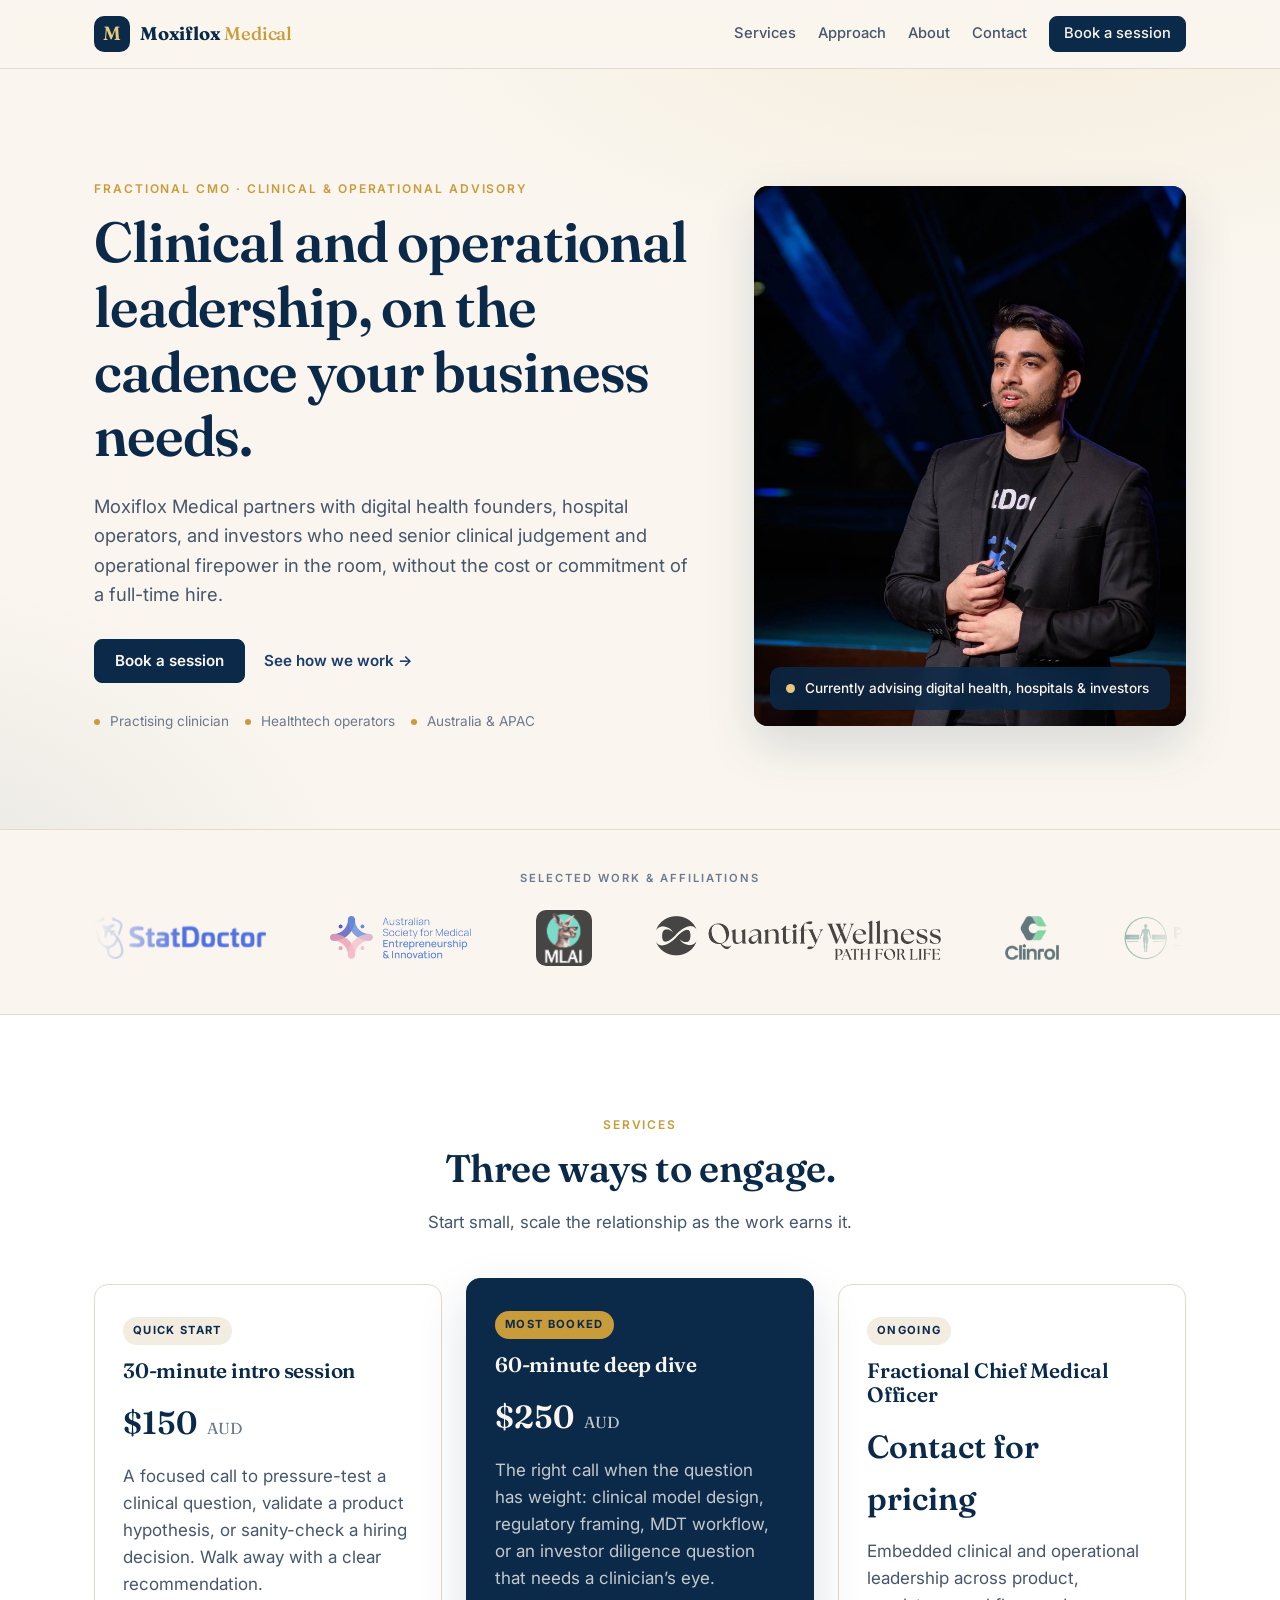
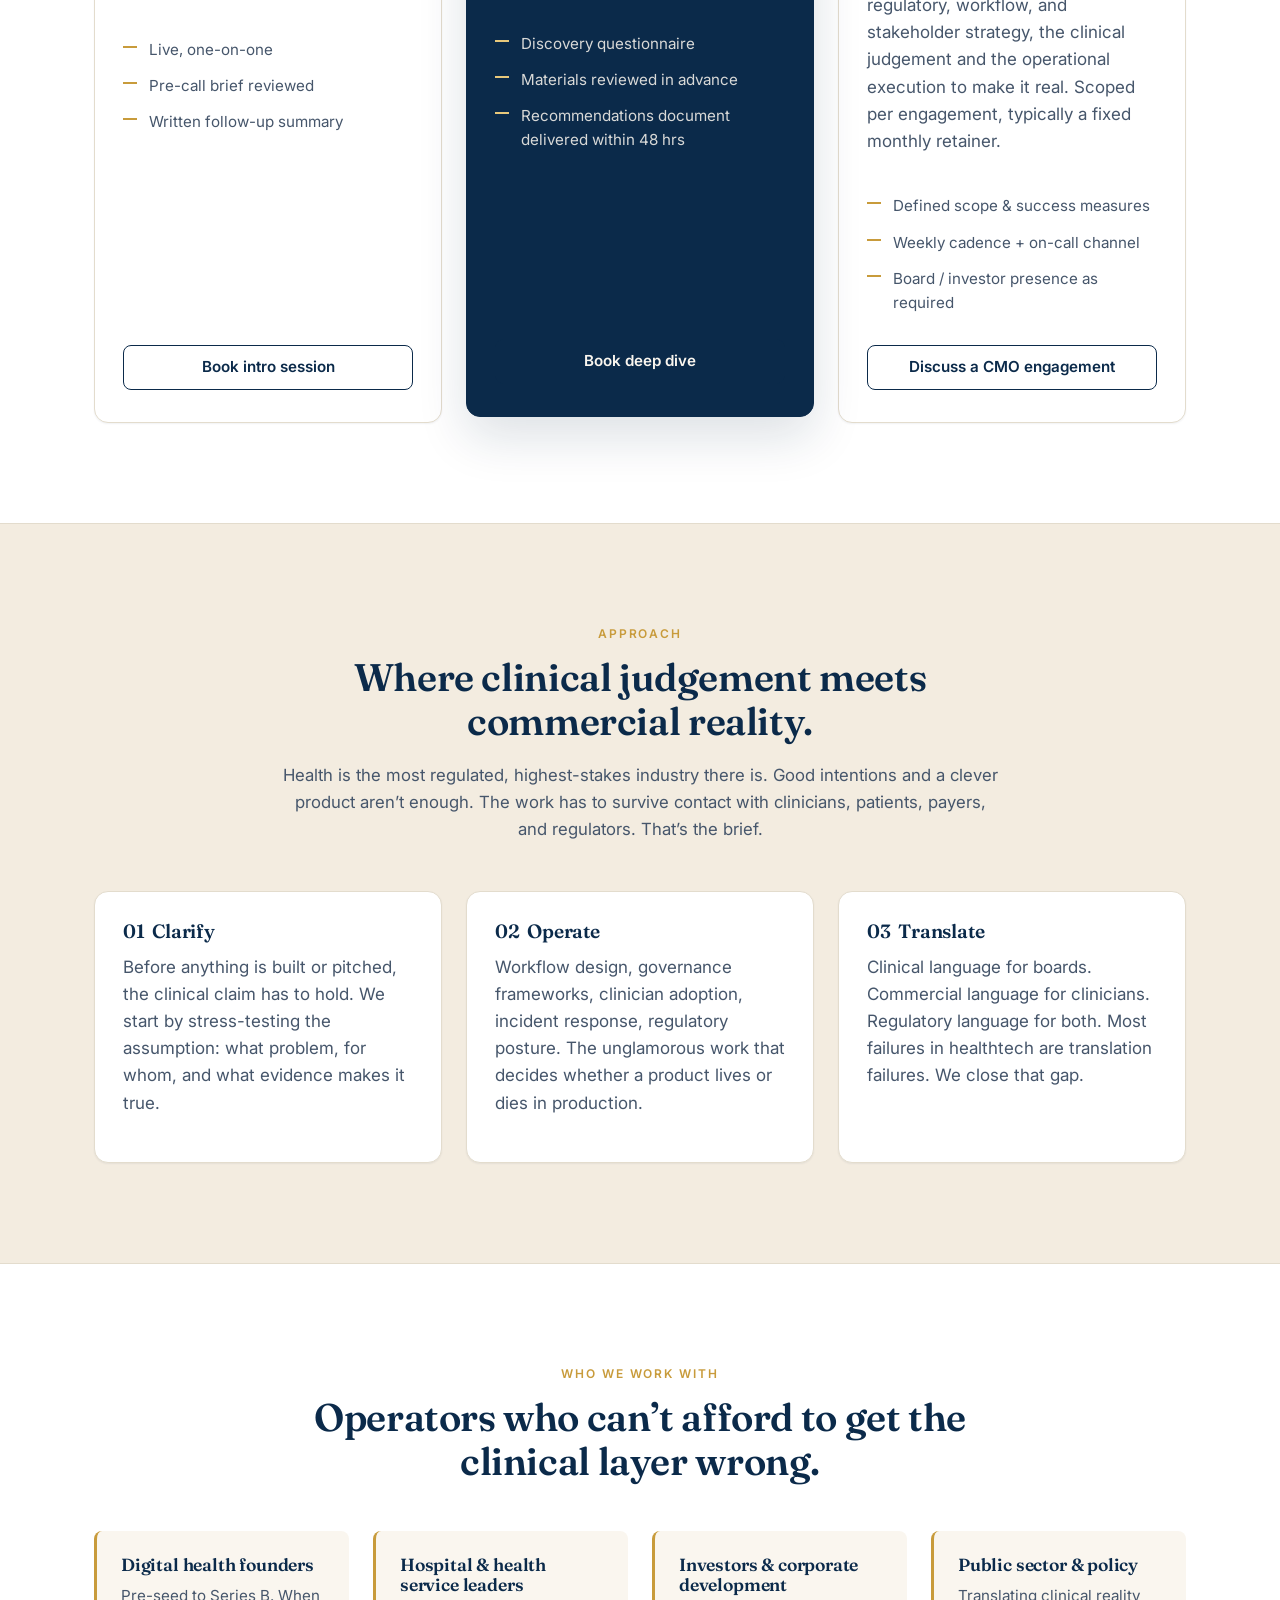
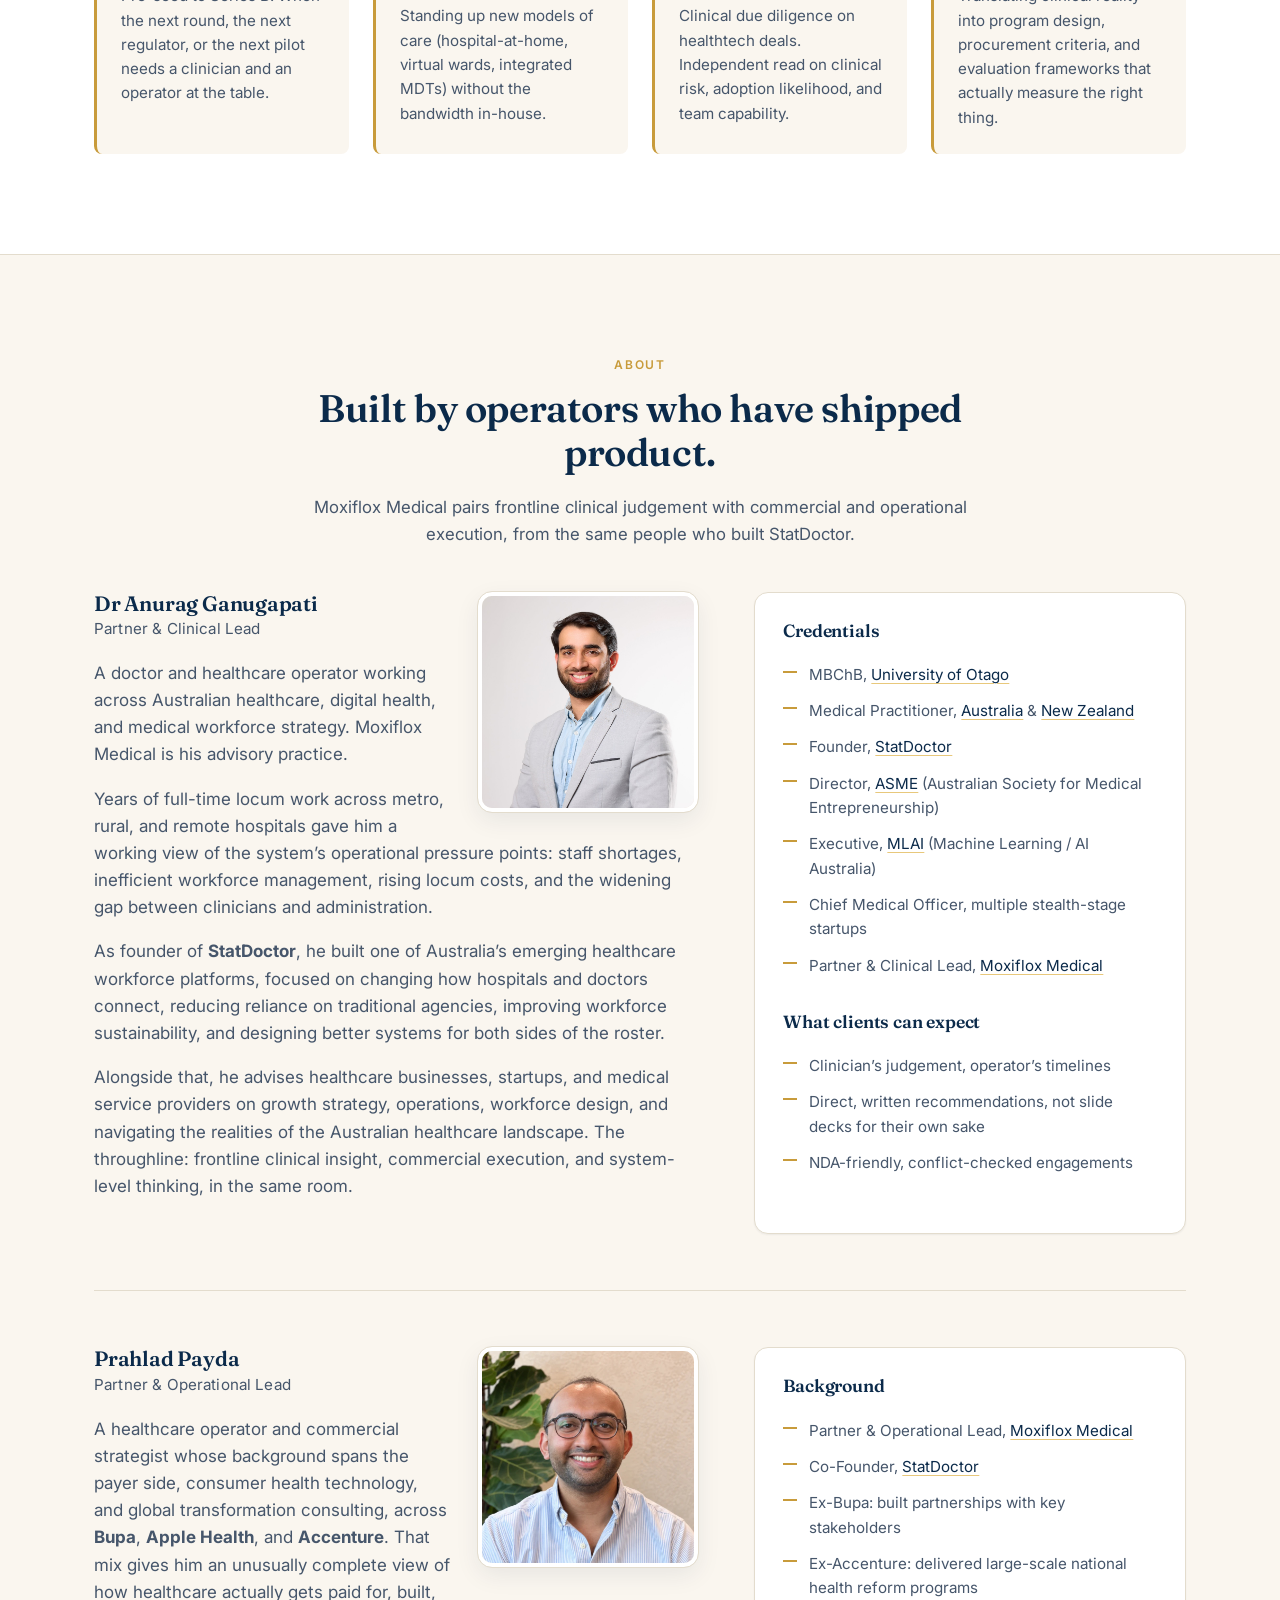
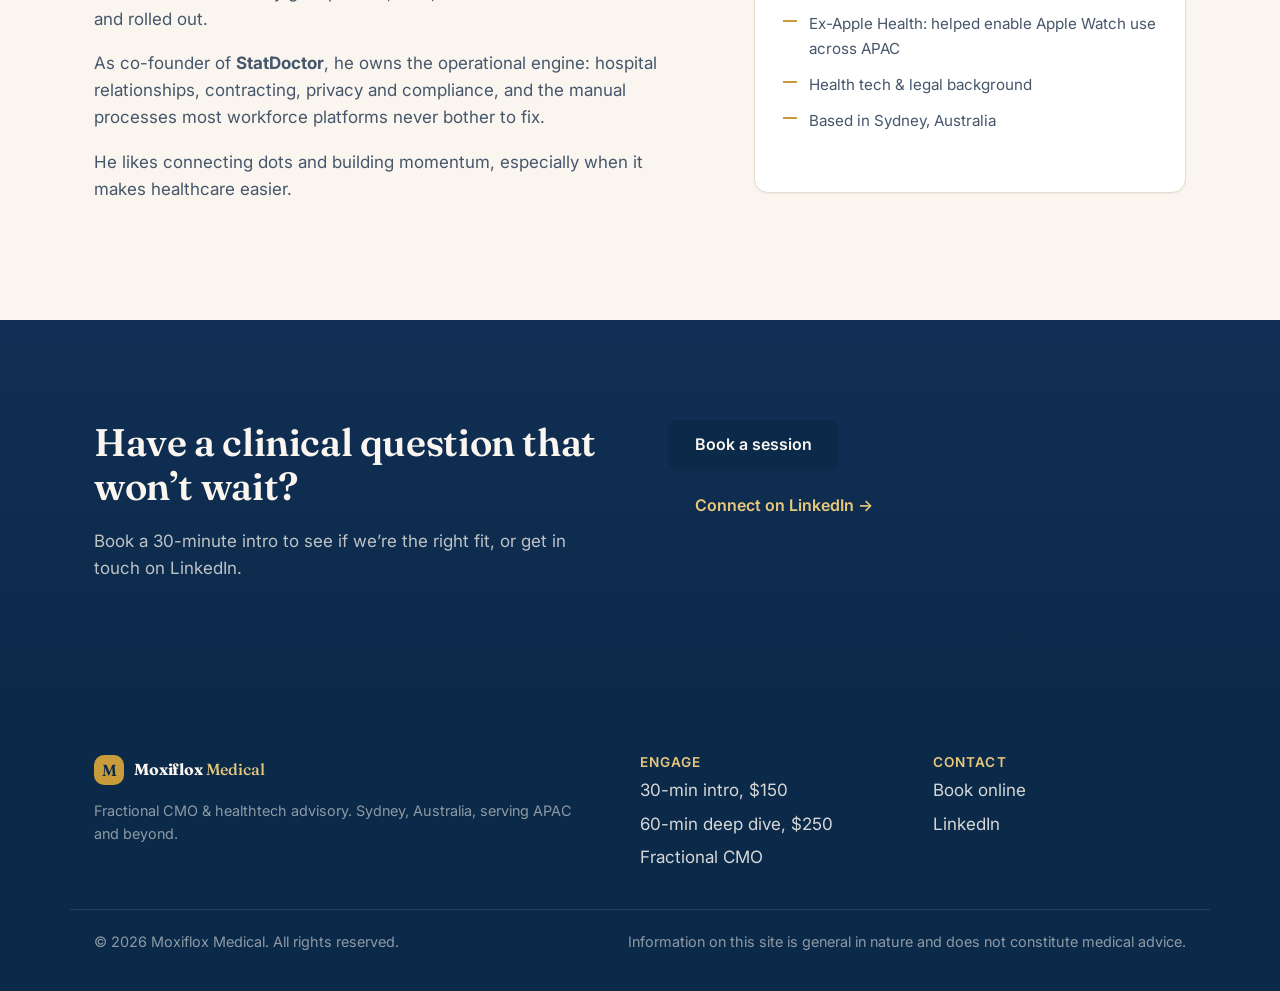
<file: index.html>
<!doctype html>
<html lang="en">
<head>
  <meta charset="utf-8" />
  <meta name="viewport" content="width=device-width, initial-scale=1" />
  <title>Moxiflox Medical | Fractional CMO &amp; Healthtech Advisory</title>
  <meta name="description" content="Clinical and operational leadership for digital health companies, hospitals, and investors. Fractional CMO advisory paired with the operational excellence to ship it, without the full-time hire." />
  <link rel="canonical" href="https://moxifloxmedical.com/" />
  <meta property="og:title" content="Moxiflox Medical | Fractional CMO &amp; Healthtech Advisory" />
  <meta property="og:description" content="Clinical judgement and operational excellence for digital health, hospitals, and investors." />
  <meta property="og:type" content="website" />
  <meta property="og:url" content="https://moxifloxmedical.com/" />
  <meta property="og:image" content="https://moxifloxmedical.com/img/anurag-headshot.jpg" />
  <meta name="twitter:card" content="summary_large_image" />
  <meta name="twitter:title" content="Moxiflox Medical | Fractional CMO &amp; Healthtech Advisory" />
  <meta name="twitter:description" content="Clinical judgement and operational excellence for digital health, hospitals, and investors." />
  <meta name="twitter:image" content="https://moxifloxmedical.com/img/anurag-headshot.jpg" />
  <link rel="preconnect" href="https://fonts.googleapis.com" />
  <link rel="preconnect" href="https://fonts.gstatic.com" crossorigin />
  <link href="https://fonts.googleapis.com/css2?family=Fraunces:opsz,wght@9..144,400;9..144,500;9..144,600;9..144,700&family=Inter:wght@400;500;600;700&display=swap" rel="stylesheet" />
  <link rel="stylesheet" href="css/styles.css?v=9" />
  <link rel="icon" type="image/svg+xml" href="/favicon.svg" />
  <link rel="icon" type="image/png" sizes="48x48" href="/img/favicon-48.png" />
  <link rel="icon" type="image/png" sizes="32x32" href="/img/favicon-32.png" />
  <link rel="icon" type="image/png" sizes="16x16" href="/img/favicon-16.png" />
  <link rel="apple-touch-icon" sizes="180x180" href="/apple-touch-icon.png" />
</head>
<body>
  <header class="site-header">
    <div class="container nav">
      <a class="brand" href="./">
        <span class="brand-mark">M</span>
        <span class="brand-name">Moxiflox <span>Medical</span></span>
      </a>
      <nav class="nav-links" aria-label="Primary">
        <a href="#services">Services</a>
        <a href="#approach">Approach</a>
        <a href="#about">About</a>
        <a href="#contact">Contact</a>
        <a href="book.html" class="btn btn-primary btn-sm">Book a session</a>
      </nav>
    </div>
  </header>

  <main>
    <section class="hero">
      <div class="container hero-grid">
        <div class="hero-copy">
          <p class="eyebrow">Fractional CMO &middot; Clinical &amp; Operational Advisory</p>
          <h1>Clinical and operational leadership, on the cadence your business needs.</h1>
          <p class="lede">
            Moxiflox Medical partners with digital health founders, hospital operators, and investors who need senior clinical judgement and operational firepower in the room, without the cost or commitment of a full-time hire.
          </p>
          <div class="cta-row">
            <a href="book.html" class="btn btn-primary">Book a session</a>
            <a href="#services" class="btn btn-ghost">See how we work &rarr;</a>
          </div>
          <ul class="hero-trust">
            <li>Practising clinician</li>
            <li>Healthtech operators</li>
            <li>Australia &amp; APAC</li>
          </ul>
        </div>
        <div class="hero-photo">
          <img src="img/anurag-speaking.jpg" alt="Dr Anurag Ganugapati speaking at a healthcare conference" />
          <div class="hero-photo-tag">
            <span class="pulse"></span>
            <span>Currently advising digital health, hospitals &amp; investors</span>
          </div>
        </div>
      </div>
    </section>

    <section class="section section-logos" aria-label="Selected companies worked with">
      <div class="container">
        <p class="logos-eyebrow">Selected work &amp; affiliations</p>
        <div class="logo-marquee" aria-hidden="false">
          <div class="logo-marquee-track">
            <!-- Each logo is duplicated below for a seamless infinite loop -->
            <a class="logo-item" href="https://statdoctor.app" target="_blank" rel="noopener" aria-label="StatDoctor">
              <img src="img/logos/statdoctor.svg" alt="StatDoctor" loading="lazy" />
            </a>
            <a class="logo-item" href="https://asme.org.au" target="_blank" rel="noopener" aria-label="ASME">
              <img src="img/logos/asme.png" alt="ASME" loading="lazy" />
            </a>
            <a class="logo-item logo-square" href="https://mlai.au" target="_blank" rel="noopener" aria-label="MLAI">
              <img src="img/logos/mlai.png" alt="MLAI" loading="lazy" />
            </a>
            <a class="logo-item logo-invert" href="https://www.quantifywellness.com" target="_blank" rel="noopener" aria-label="Quantify Wellness">
              <img src="img/logos/quantify-wellness.png" alt="Quantify Wellness" loading="lazy" />
            </a>
            <a class="logo-item" href="https://www.clinrol.com" target="_blank" rel="noopener" aria-label="Clinrol">
              <img src="img/logos/clinrol.png" alt="Clinrol" loading="lazy" onerror="this.outerHTML='<span class=&quot;logo-fallback-text&quot;>Clinrol</span>';" />
            </a>
            <a class="logo-item" href="https://www.precisionbodylab.com.au" target="_blank" rel="noopener" aria-label="Precision Body Lab">
              <img src="img/logos/precisionbodylab.png" alt="Precision Body Lab" loading="lazy" />
            </a>
            <a class="logo-item logo-square" href="https://handovex.com" target="_blank" rel="noopener" aria-label="Handovex">
              <img src="img/logos/handovex.png" alt="Handovex" loading="lazy" />
            </a>
            <a class="logo-item" href="https://stathospital.app" target="_blank" rel="noopener" aria-label="StatHospital">
              <img src="img/logos/stathospital.png" alt="StatHospital" loading="lazy" />
            </a>
            <a class="logo-item" href="https://emedici.com" target="_blank" rel="noopener" aria-label="eMedici">
              <img src="img/logos/emedici.svg" alt="eMedici" loading="lazy" />
            </a>
            <span class="logo-item logo-square" aria-label="PepTribe" role="img">
              <img src="img/logos/peptribe.png" alt="PepTribe" loading="lazy" />
            </span>
            <span class="logo-item" aria-label="TestD" role="img">
              <img src="img/logos/testd.png" alt="TestD" loading="lazy" />
            </span>

            <!-- Duplicate set, hidden from screen readers, drives the loop -->
            <a class="logo-item" href="https://statdoctor.app" target="_blank" rel="noopener" aria-hidden="true" tabindex="-1">
              <img src="img/logos/statdoctor.svg" alt="" loading="lazy" />
            </a>
            <a class="logo-item" href="https://asme.org.au" target="_blank" rel="noopener" aria-hidden="true" tabindex="-1">
              <img src="img/logos/asme.png" alt="" loading="lazy" />
            </a>
            <a class="logo-item logo-square" href="https://mlai.au" target="_blank" rel="noopener" aria-hidden="true" tabindex="-1">
              <img src="img/logos/mlai.png" alt="" loading="lazy" />
            </a>
            <a class="logo-item logo-invert" href="https://www.quantifywellness.com" target="_blank" rel="noopener" aria-hidden="true" tabindex="-1">
              <img src="img/logos/quantify-wellness.png" alt="" loading="lazy" />
            </a>
            <a class="logo-item" href="https://www.clinrol.com" target="_blank" rel="noopener" aria-hidden="true" tabindex="-1">
              <img src="img/logos/clinrol.png" alt="" loading="lazy" onerror="this.outerHTML='<span class=&quot;logo-fallback-text&quot;>Clinrol</span>';" />
            </a>
            <a class="logo-item" href="https://www.precisionbodylab.com.au" target="_blank" rel="noopener" aria-hidden="true" tabindex="-1">
              <img src="img/logos/precisionbodylab.png" alt="" loading="lazy" />
            </a>
            <a class="logo-item logo-square" href="https://handovex.com" target="_blank" rel="noopener" aria-hidden="true" tabindex="-1">
              <img src="img/logos/handovex.png" alt="" loading="lazy" />
            </a>
            <a class="logo-item" href="https://stathospital.app" target="_blank" rel="noopener" aria-hidden="true" tabindex="-1">
              <img src="img/logos/stathospital.png" alt="" loading="lazy" />
            </a>
            <a class="logo-item" href="https://emedici.com" target="_blank" rel="noopener" aria-hidden="true" tabindex="-1">
              <img src="img/logos/emedici.svg" alt="" loading="lazy" />
            </a>
            <span class="logo-item logo-square" aria-hidden="true">
              <img src="img/logos/peptribe.png" alt="" loading="lazy" />
            </span>
            <span class="logo-item" aria-hidden="true">
              <img src="img/logos/testd.png" alt="" loading="lazy" />
            </span>
          </div>
        </div>
      </div>
    </section>

    <section id="services" class="section section-services">
      <div class="container">
        <div class="section-head">
          <p class="eyebrow">Services</p>
          <h2>Three ways to engage.</h2>
          <p class="section-sub">Start small, scale the relationship as the work earns it.</p>
        </div>

        <div class="cards">
          <article class="card">
            <div class="card-tag">Quick start</div>
            <h3>30-minute intro session</h3>
            <p class="price"><span>$150</span> AUD</p>
            <p>A focused call to pressure-test a clinical question, validate a product hypothesis, or sanity-check a hiring decision. Walk away with a clear recommendation.</p>
            <ul class="ticks">
              <li>Live, one-on-one</li>
              <li>Pre-call brief reviewed</li>
              <li>Written follow-up summary</li>
            </ul>
            <a href="book.html#intro" class="btn btn-outline btn-block">Book intro session</a>
          </article>

          <article class="card card-featured">
            <div class="card-tag">Most booked</div>
            <h3>60-minute deep dive</h3>
            <p class="price"><span>$250</span> AUD</p>
            <p>The right call when the question has weight: clinical model design, regulatory framing, MDT workflow, or an investor diligence question that needs a clinician&rsquo;s eye.</p>
            <ul class="ticks">
              <li>Discovery questionnaire</li>
              <li>Materials reviewed in advance</li>
              <li>Recommendations document delivered within 48&nbsp;hrs</li>
            </ul>
            <a href="book.html#deepdive" class="btn btn-primary btn-block">Book deep dive</a>
          </article>

          <article class="card">
            <div class="card-tag">Ongoing</div>
            <h3>Fractional Chief Medical Officer</h3>
            <p class="price"><span>Contact for pricing</span></p>
            <p>Embedded clinical and operational leadership across product, regulatory, workflow, and stakeholder strategy, the clinical judgement and the operational execution to make it real. Scoped per engagement, typically a fixed monthly retainer.</p>
            <ul class="ticks">
              <li>Defined scope &amp; success measures</li>
              <li>Weekly cadence + on-call channel</li>
              <li>Board / investor presence as required</li>
            </ul>
            <a href="book.html#fcmo" class="btn btn-outline btn-block">Discuss a CMO engagement</a>
          </article>
        </div>
      </div>
    </section>

    <section id="approach" class="section section-approach">
      <div class="container">
        <div class="section-head">
          <p class="eyebrow">Approach</p>
          <h2>Where clinical judgement meets commercial reality.</h2>
          <p class="section-sub">Health is the most regulated, highest-stakes industry there is. Good intentions and a clever product aren&rsquo;t enough. The work has to survive contact with clinicians, patients, payers, and regulators. That&rsquo;s the brief.</p>
        </div>

        <div class="grid-3">
          <div class="pillar">
            <h3>01 &nbsp;Clarify</h3>
            <p>Before anything is built or pitched, the clinical claim has to hold. We start by stress-testing the assumption: what problem, for whom, and what evidence makes it true.</p>
          </div>
          <div class="pillar">
            <h3>02 &nbsp;Operate</h3>
            <p>Workflow design, governance frameworks, clinician adoption, incident response, regulatory posture. The unglamorous work that decides whether a product lives or dies in production.</p>
          </div>
          <div class="pillar">
            <h3>03 &nbsp;Translate</h3>
            <p>Clinical language for boards. Commercial language for clinicians. Regulatory language for both. Most failures in healthtech are translation failures. We close that gap.</p>
          </div>
        </div>
      </div>
    </section>

    <section class="section section-who">
      <div class="container">
        <div class="section-head">
          <p class="eyebrow">Who we work with</p>
          <h2>Operators who can&rsquo;t afford to get the clinical layer wrong.</h2>
        </div>
        <div class="grid-4">
          <div class="who-card">
            <h4>Digital health founders</h4>
            <p>Pre-seed to Series B. When the next round, the next regulator, or the next pilot needs a clinician and an operator at the table.</p>
          </div>
          <div class="who-card">
            <h4>Hospital &amp; health service leaders</h4>
            <p>Standing up new models of care (hospital-at-home, virtual wards, integrated MDTs) without the bandwidth in-house.</p>
          </div>
          <div class="who-card">
            <h4>Investors &amp; corporate development</h4>
            <p>Clinical due diligence on healthtech deals. Independent read on clinical risk, adoption likelihood, and team capability.</p>
          </div>
          <div class="who-card">
            <h4>Public sector &amp; policy</h4>
            <p>Translating clinical reality into program design, procurement criteria, and evaluation frameworks that actually measure the right thing.</p>
          </div>
        </div>
      </div>
    </section>

    <section id="about" class="section section-about">
      <div class="container">
        <div class="section-head about-head">
          <p class="eyebrow">About</p>
          <h2>Built by operators who have shipped product.</h2>
          <p class="section-sub">Moxiflox Medical pairs frontline clinical judgement with commercial and operational execution, from the same people who built StatDoctor.</p>
        </div>

        <div class="about-grid partner-row">
          <div>
            <figure class="about-portrait">
              <img src="img/anurag-headshot.jpg" alt="Dr Anurag Ganugapati" loading="lazy" onerror="this.parentElement.remove();" />
            </figure>
            <h3 class="partner-name">Dr Anurag Ganugapati</h3>
            <p class="partner-role">Partner &amp; Clinical Lead</p>
            <p>A doctor and healthcare operator working across Australian healthcare, digital health, and medical workforce strategy. Moxiflox Medical is his advisory practice.</p>
            <p>Years of full-time locum work across metro, rural, and remote hospitals gave him a working view of the system&rsquo;s operational pressure points: staff shortages, inefficient workforce management, rising locum costs, and the widening gap between clinicians and administration.</p>
            <p>As founder of <strong>StatDoctor</strong>, he built one of Australia&rsquo;s emerging healthcare workforce platforms, focused on changing how hospitals and doctors connect, reducing reliance on traditional agencies, improving workforce sustainability, and designing better systems for both sides of the roster.</p>
            <p>Alongside that, he advises healthcare businesses, startups, and medical service providers on growth strategy, operations, workforce design, and navigating the realities of the Australian healthcare landscape. The throughline: frontline clinical insight, commercial execution, and system-level thinking, in the same room.</p>
          </div>
          <aside class="about-side">
            <h4>Credentials</h4>
            <ul class="ticks">
              <li>MBChB, <a href="https://www.otago.ac.nz/" target="_blank" rel="noopener">University of Otago</a></li>
              <li>Medical Practitioner, <a href="https://www.ahpra.gov.au/" target="_blank" rel="noopener">Australia</a> &amp; <a href="https://www.mcnz.org.nz/" target="_blank" rel="noopener">New Zealand</a></li>
              <li>Founder, <a href="https://statdoctor.app" target="_blank" rel="noopener">StatDoctor</a></li>
              <li>Director, <a href="https://asme.org.au" target="_blank" rel="noopener">ASME</a> (Australian Society for Medical Entrepreneurship)</li>
              <li>Executive, <a href="https://mlai.au" target="_blank" rel="noopener">MLAI</a> (Machine Learning / AI Australia)</li>
              <li>Chief Medical Officer, multiple stealth-stage startups</li>
              <li>Partner &amp; Clinical Lead, <a href="https://moxifloxmedical.com" target="_blank" rel="noopener">Moxiflox Medical</a></li>
            </ul>
            <h4 style="margin-top: 28px;">What clients can expect</h4>
            <ul class="ticks">
              <li>Clinician&rsquo;s judgement, operator&rsquo;s timelines</li>
              <li>Direct, written recommendations, not slide decks for their own sake</li>
              <li>NDA-friendly, conflict-checked engagements</li>
            </ul>
          </aside>
        </div>

        <div class="about-grid partner-row">
          <div>
            <figure class="about-portrait">
              <img src="img/prahlad-headshot.jpg" alt="Prahlad Payda" loading="lazy" onerror="this.parentElement.remove();" />
            </figure>
            <h3 class="partner-name">Prahlad Payda</h3>
            <p class="partner-role">Partner &amp; Operational Lead</p>
            <p>A healthcare operator and commercial strategist whose background spans the payer side, consumer health technology, and global transformation consulting, across <strong>Bupa</strong>, <strong>Apple Health</strong>, and <strong>Accenture</strong>. That mix gives him an unusually complete view of how healthcare actually gets paid for, built, and rolled out.</p>
            <p>As co-founder of <strong>StatDoctor</strong>, he owns the operational engine: hospital relationships, contracting, privacy and compliance, and the manual processes most workforce platforms never bother to fix.</p>
            <p>He likes connecting dots and building momentum, especially when it makes healthcare easier.</p>
          </div>
          <aside class="about-side">
            <h4>Background</h4>
            <ul class="ticks">
              <li>Partner &amp; Operational Lead, <a href="https://moxifloxmedical.com" target="_blank" rel="noopener">Moxiflox Medical</a></li>
              <li>Co-Founder, <a href="https://statdoctor.app" target="_blank" rel="noopener">StatDoctor</a></li>
              <li>Ex-Bupa: built partnerships with key stakeholders</li>
              <li>Ex-Accenture: delivered large-scale national health reform programs</li>
              <li>Ex-Apple Health: helped enable Apple Watch use across APAC</li>
              <li>Health tech &amp; legal background</li>
              <li>Based in Sydney, Australia</li>
            </ul>
          </aside>
        </div>
      </div>
    </section>

    <section id="contact" class="section section-cta">
      <div class="container cta-box">
        <div>
          <h2>Have a clinical question that won&rsquo;t wait?</h2>
          <p>Book a 30-minute intro to see if we&rsquo;re the right fit, or get in touch on LinkedIn.</p>
        </div>
        <div class="cta-actions">
          <a href="book.html" class="btn btn-primary btn-lg">Book a session</a>
          <a href="https://www.linkedin.com/in/dr-anu-g-%F0%9F%A9%BA-3b330a248/" target="_blank" rel="noopener" class="btn btn-ghost btn-lg">Connect on LinkedIn &rarr;</a>
        </div>
      </div>
    </section>
  </main>

  <footer class="site-footer">
    <div class="container footer-grid">
      <div>
        <p class="brand small">
          <span class="brand-mark">M</span>
          <span class="brand-name">Moxiflox <span>Medical</span></span>
        </p>
        <p class="muted small">Fractional CMO &amp; healthtech advisory. Sydney, Australia, serving APAC and beyond.</p>
      </div>
      <div>
        <h5>Engage</h5>
        <ul>
          <li><a href="book.html#intro">30-min intro, $150</a></li>
          <li><a href="book.html#deepdive">60-min deep dive, $250</a></li>
          <li><a href="book.html#fcmo">Fractional CMO</a></li>
        </ul>
      </div>
      <div>
        <h5>Contact</h5>
        <ul>
          <li><a href="book.html">Book online</a></li>
          <li><a href="https://www.linkedin.com/in/dr-anu-g-%F0%9F%A9%BA-3b330a248/" target="_blank" rel="noopener">LinkedIn</a></li>
        </ul>
      </div>
    </div>
    <div class="container footer-bottom">
      <p class="muted small">&copy; <span id="year"></span> Moxiflox Medical. All rights reserved.</p>
      <p class="muted small">Information on this site is general in nature and does not constitute medical advice.</p>
    </div>
  </footer>

  <script src="js/main.js?v=2"></script>
</body>
</html>
</file>
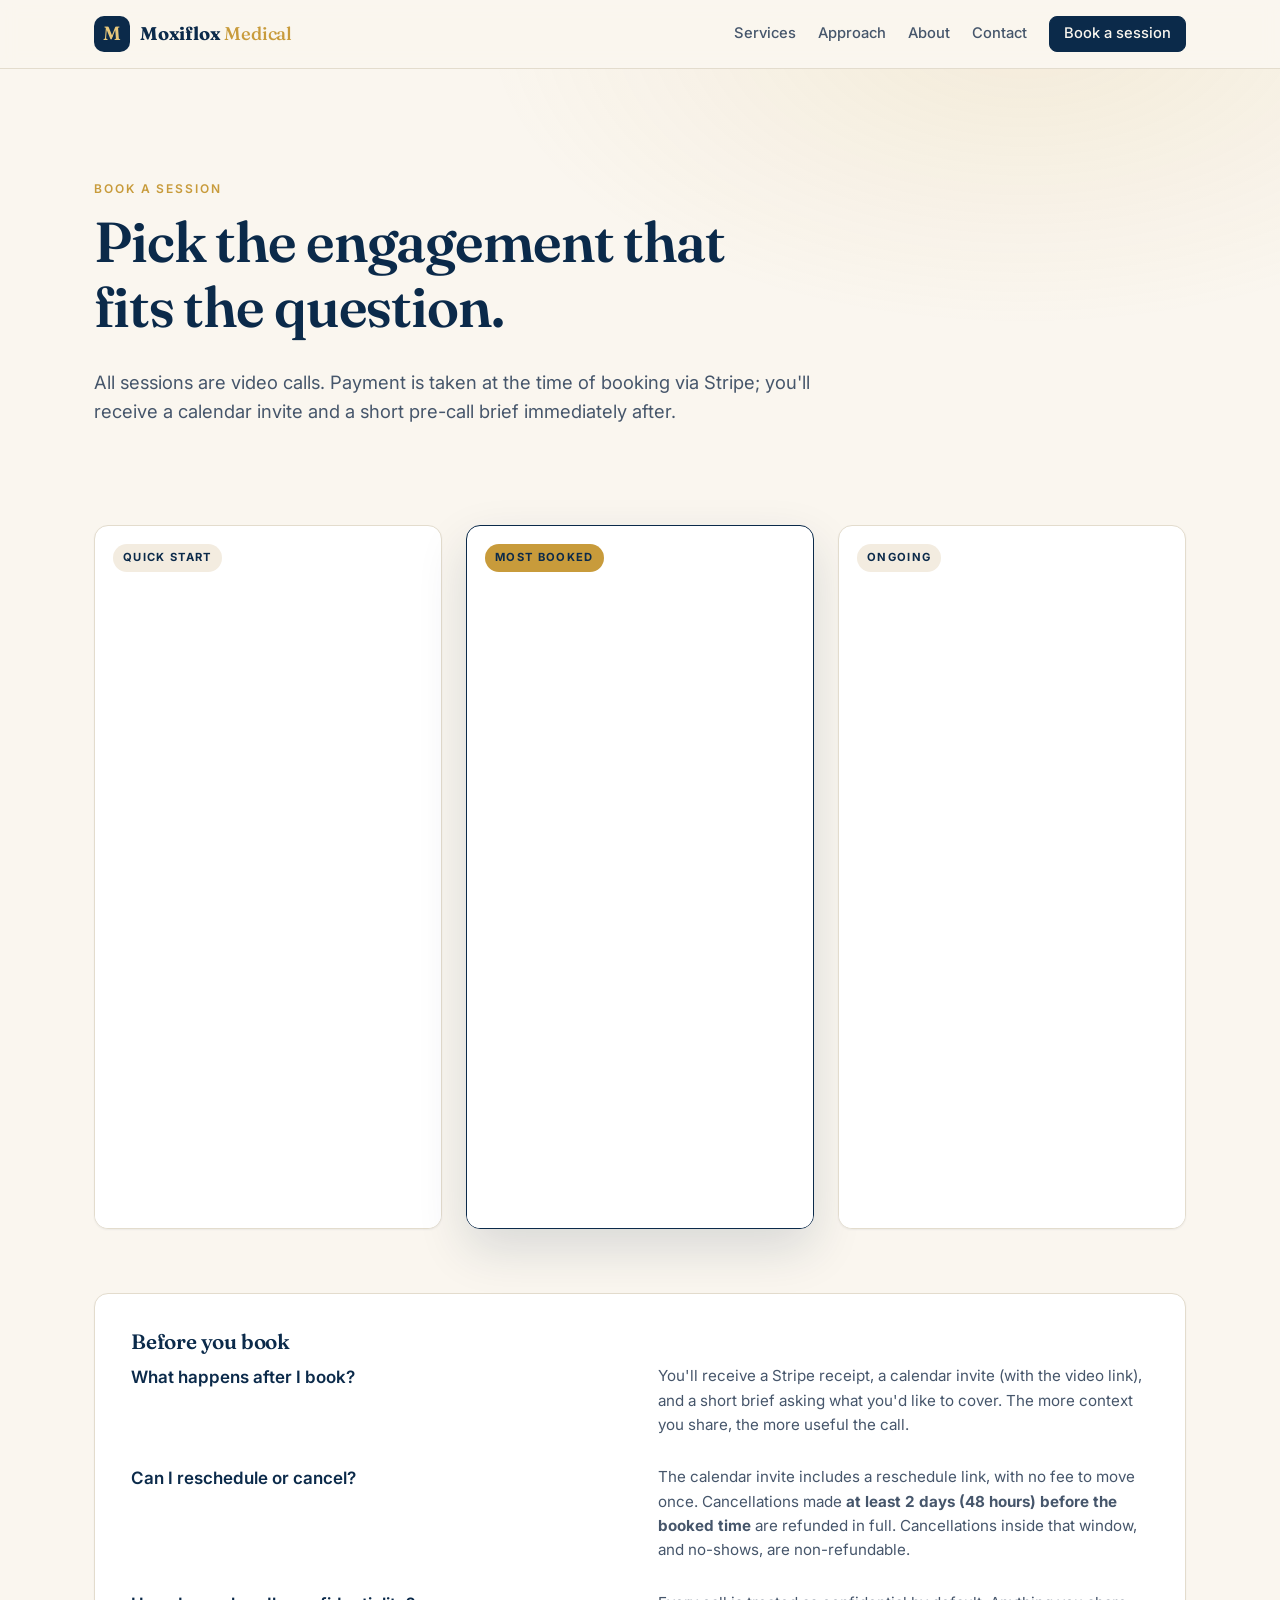
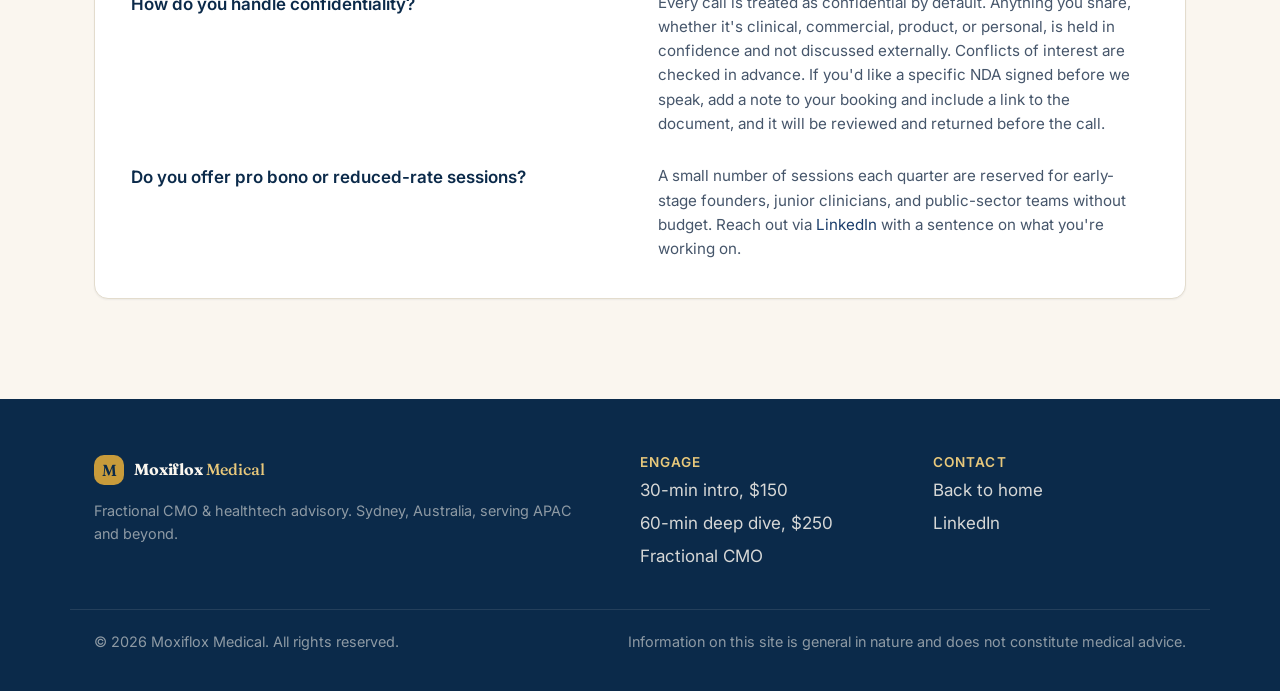
<file: book.html>
<!doctype html>
<html lang="en">
<head>
  <meta charset="utf-8" />
  <meta name="viewport" content="width=device-width, initial-scale=1" />
  <title>Book a session, Moxiflox Medical</title>
  <meta name="description" content="Book a 30-minute intro, 60-minute deep dive, or discuss a fractional Chief Medical Officer engagement with Moxiflox Medical." />
  <link rel="canonical" href="https://moxifloxmedical.com/book.html" />
  <meta property="og:title" content="Book a session, Moxiflox Medical" />
  <meta property="og:description" content="Book a 30-minute intro, 60-minute deep dive, or discuss a fractional Chief Medical Officer engagement." />
  <meta property="og:type" content="website" />
  <meta property="og:url" content="https://moxifloxmedical.com/book.html" />
  <meta property="og:image" content="https://moxifloxmedical.com/img/anurag-headshot.jpg" />
  <meta name="twitter:card" content="summary_large_image" />
  <meta name="twitter:title" content="Book a session, Moxiflox Medical" />
  <meta name="twitter:description" content="Book a 30-minute intro, 60-minute deep dive, or discuss a fractional Chief Medical Officer engagement." />
  <meta name="twitter:image" content="https://moxifloxmedical.com/img/anurag-headshot.jpg" />
  <link rel="preconnect" href="https://fonts.googleapis.com" />
  <link rel="preconnect" href="https://fonts.gstatic.com" crossorigin />
  <link href="https://fonts.googleapis.com/css2?family=Fraunces:opsz,wght@9..144,400;9..144,500;9..144,600;9..144,700&family=Inter:wght@400;500;600;700&display=swap" rel="stylesheet" />
  <link rel="stylesheet" href="css/styles.css?v=4" />
  <link rel="icon" type="image/svg+xml" href="/favicon.svg" />
  <link rel="icon" type="image/png" sizes="48x48" href="/img/favicon-48.png" />
  <link rel="icon" type="image/png" sizes="32x32" href="/img/favicon-32.png" />
  <link rel="icon" type="image/png" sizes="16x16" href="/img/favicon-16.png" />
  <link rel="apple-touch-icon" sizes="180x180" href="/apple-touch-icon.png" />
</head>
<body class="page-book">
  <header class="site-header">
    <div class="container nav">
      <a class="brand" href="./">
        <span class="brand-mark">M</span>
        <span class="brand-name">Moxiflox <span>Medical</span></span>
      </a>
      <nav class="nav-links" aria-label="Primary">
        <a href="index.html#services">Services</a>
        <a href="index.html#approach">Approach</a>
        <a href="index.html#about">About</a>
        <a href="index.html#contact">Contact</a>
        <a href="book.html" class="btn btn-primary btn-sm" aria-current="page">Book a session</a>
      </nav>
    </div>
  </header>

  <main>
    <section class="page-hero">
      <div class="container">
        <p class="eyebrow">Book a session</p>
        <h1>Pick the engagement that fits the question.</h1>
        <p class="lede">All sessions are video calls. Payment is taken at the time of booking via Stripe; you'll receive a calendar invite and a short pre-call brief immediately after.</p>
      </div>
    </section>

    <section class="section booking-grid-section">
      <div class="container">
        <div class="booking-grid">

          <article id="intro" class="booking-card">
            <p class="card-tag">Quick start</p>
            <div class="booking-embed" data-cal-link="anurag-ganugapati-kvzwfj/30min">
              <div class="embed-placeholder">
                <p><strong>Booking widget loading&hellip;</strong></p>
                <a class="btn btn-primary btn-block" href="https://cal.com/anurag-ganugapati-kvzwfj/30min" target="_blank" rel="noopener">Book on Cal.com &rarr;</a>
              </div>
            </div>
          </article>

          <article id="deepdive" class="booking-card booking-card-featured">
            <p class="card-tag">Most booked</p>
            <div class="booking-embed" data-cal-link="anurag-ganugapati-kvzwfj/60-min-deep-dive">
              <div class="embed-placeholder">
                <p><strong>Booking widget loading&hellip;</strong></p>
                <a class="btn btn-primary btn-block" href="https://cal.com/anurag-ganugapati-kvzwfj/60-min-deep-dive" target="_blank" rel="noopener">Book on Cal.com &rarr;</a>
              </div>
            </div>
          </article>

          <article id="fcmo" class="booking-card">
            <p class="card-tag">Ongoing</p>
            <div class="booking-embed" data-cal-link="anurag-ganugapati-kvzwfj/fractional-chief-medical-officer-discovery">
              <div class="embed-placeholder">
                <p><strong>Booking widget loading&hellip;</strong></p>
                <a class="btn btn-primary btn-block" href="https://cal.com/anurag-ganugapati-kvzwfj/fractional-chief-medical-officer-discovery" target="_blank" rel="noopener">Book discovery call &rarr;</a>
              </div>
            </div>
          </article>

        </div>

        <div class="booking-faq">
          <h3>Before you book</h3>
          <dl>
            <dt>What happens after I book?</dt>
            <dd>You'll receive a Stripe receipt, a calendar invite (with the video link), and a short brief asking what you'd like to cover. The more context you share, the more useful the call.</dd>

            <dt>Can I reschedule or cancel?</dt>
            <dd>The calendar invite includes a reschedule link, with no fee to move once. Cancellations made <strong>at least 2 days (48 hours) before the booked time</strong> are refunded in full. Cancellations inside that window, and no-shows, are non-refundable.</dd>

            <dt>How do you handle confidentiality?</dt>
            <dd>Every call is treated as confidential by default. Anything you share, whether it's clinical, commercial, product, or personal, is held in confidence and not discussed externally. Conflicts of interest are checked in advance. If you'd like a specific NDA signed before we speak, add a note to your booking and include a link to the document, and it will be reviewed and returned before the call.</dd>

            <dt>Do you offer pro bono or reduced-rate sessions?</dt>
            <dd>A small number of sessions each quarter are reserved for early-stage founders, junior clinicians, and public-sector teams without budget. Reach out via <a href="https://www.linkedin.com/in/dr-anu-g-%F0%9F%A9%BA-3b330a248/" target="_blank" rel="noopener">LinkedIn</a> with a sentence on what you're working on.</dd>
          </dl>
        </div>
      </div>
    </section>
  </main>

  <footer class="site-footer">
    <div class="container footer-grid">
      <div>
        <p class="brand small">
          <span class="brand-mark">M</span>
          <span class="brand-name">Moxiflox <span>Medical</span></span>
        </p>
        <p class="muted small">Fractional CMO &amp; healthtech advisory. Sydney, Australia, serving APAC and beyond.</p>
      </div>
      <div>
        <h5>Engage</h5>
        <ul>
          <li><a href="book.html#intro">30-min intro, $150</a></li>
          <li><a href="book.html#deepdive">60-min deep dive, $250</a></li>
          <li><a href="book.html#fcmo">Fractional CMO</a></li>
        </ul>
      </div>
      <div>
        <h5>Contact</h5>
        <ul>
          <li><a href="index.html">Back to home</a></li>
          <li><a href="https://www.linkedin.com/in/dr-anu-g-%F0%9F%A9%BA-3b330a248/" target="_blank" rel="noopener">LinkedIn</a></li>
        </ul>
      </div>
    </div>
    <div class="container footer-bottom">
      <p class="muted small">&copy; <span id="year"></span> Moxiflox Medical. All rights reserved.</p>
      <p class="muted small">Information on this site is general in nature and does not constitute medical advice.</p>
    </div>
  </footer>

  <script src="js/main.js?v=2"></script>
</body>
</html>
</file>
<file: css/styles.css>
/* ==========================================================================
   Moxiflox Medical site styles
   Palette: deep clinical navy, warm parchment, muted gold accent
   Type: Fraunces (serif, headings) + Inter (sans, body)
   ========================================================================== */

:root {
  --navy-900: #0b2a4a;
  --navy-800: #112f54;
  --navy-700: #1a3d6b;
  --navy-100: #e6edf5;
  --parchment: #faf6ef;
  --parchment-2: #f3ece0;
  --ink: #14202e;
  --ink-soft: #46566b;
  --ink-mute: #6b7a8e;
  --gold: #c89b3b;
  --gold-soft: #e8c87b;
  --line: #e3dccd;
  --white: #ffffff;
  --radius: 14px;
  --radius-sm: 8px;
  --shadow-sm: 0 1px 2px rgba(11, 42, 74, 0.06);
  --shadow-md: 0 8px 24px rgba(11, 42, 74, 0.08);
  --shadow-lg: 0 20px 50px rgba(11, 42, 74, 0.14);
  --max: 1140px;
  --gap: 24px;
}

*, *::before, *::after { box-sizing: border-box; }

html { scroll-behavior: smooth; }

body {
  margin: 0;
  font-family: "Inter", system-ui, -apple-system, "Segoe UI", Roboto, sans-serif;
  font-size: 17px;
  line-height: 1.6;
  color: var(--ink);
  background: var(--parchment);
  -webkit-font-smoothing: antialiased;
  text-rendering: optimizeLegibility;
}

img { max-width: 100%; display: block; }

a { color: var(--navy-700); text-decoration: none; transition: color .15s ease; }
a:hover { color: var(--gold); }

.container {
  max-width: var(--max);
  margin: 0 auto;
  padding: 0 24px;
}

/* ---------- Typography ---------- */

h1, h2, h3, h4, h5 {
  font-family: "Fraunces", Georgia, serif;
  font-weight: 600;
  letter-spacing: -0.01em;
  line-height: 1.15;
  color: var(--navy-900);
  margin: 0 0 0.5em;
}

h1 { font-size: clamp(2.2rem, 4.4vw, 3.6rem); letter-spacing: -0.02em; }
h2 { font-size: clamp(1.7rem, 3vw, 2.4rem); }
h3 { font-size: 1.3rem; }
h4 { font-size: 1.1rem; }
h5 { font-size: 0.85rem; text-transform: uppercase; letter-spacing: 0.08em; color: var(--ink-soft); font-family: "Inter", sans-serif; font-weight: 600; }

p { margin: 0 0 1em; color: var(--ink-soft); }
p.small, .small { font-size: 0.9rem; }
.muted { color: var(--ink-mute); }

.eyebrow {
  font-family: "Inter", sans-serif;
  text-transform: uppercase;
  letter-spacing: 0.16em;
  font-size: 0.75rem;
  font-weight: 600;
  color: var(--gold);
  margin: 0 0 1em;
}

.lede {
  font-size: 1.15rem;
  color: var(--ink-soft);
  max-width: 60ch;
}

/* ---------- Buttons ---------- */

.btn {
  display: inline-flex;
  align-items: center;
  justify-content: center;
  gap: 6px;
  padding: 12px 20px;
  border-radius: var(--radius-sm);
  font-weight: 600;
  font-size: 0.95rem;
  border: 1px solid transparent;
  cursor: pointer;
  transition: transform .12s ease, background .15s ease, color .15s ease, border-color .15s ease, box-shadow .15s ease;
  text-align: center;
  line-height: 1.2;
}
.btn:hover { transform: translateY(-1px); }

.btn-primary {
  background: var(--navy-900);
  color: var(--parchment);
  border-color: var(--navy-900);
}
.btn-primary:hover { background: var(--navy-800); color: var(--gold-soft); }

.btn-outline {
  background: transparent;
  color: var(--navy-900);
  border-color: var(--navy-900);
}
.btn-outline:hover { background: var(--navy-900); color: var(--parchment); }

.btn-ghost {
  background: transparent;
  color: var(--navy-700);
  border-color: transparent;
  padding-left: 4px; padding-right: 4px;
}
.btn-ghost:hover { color: var(--gold); }

.btn-sm { padding: 8px 14px; font-size: 0.85rem; }
.btn-lg { padding: 14px 26px; font-size: 1rem; }
.btn-block { width: 100%; }

/* ---------- Header ---------- */

.site-header {
  position: sticky;
  top: 0;
  z-index: 50;
  background: rgba(250, 246, 239, 0.85);
  backdrop-filter: saturate(140%) blur(8px);
  -webkit-backdrop-filter: saturate(140%) blur(8px);
  border-bottom: 1px solid var(--line);
}

.nav {
  display: flex;
  align-items: center;
  justify-content: space-between;
  padding: 16px 24px;
  gap: 24px;
}

.brand {
  display: inline-flex;
  align-items: center;
  gap: 10px;
  color: var(--navy-900);
  font-weight: 700;
}
.brand:hover { color: var(--navy-900); }

.brand-mark {
  display: inline-grid;
  place-items: center;
  width: 36px;
  height: 36px;
  border-radius: 10px;
  background: var(--navy-900);
  color: var(--gold-soft);
  font-family: "Fraunces", Georgia, serif;
  font-weight: 600;
  font-size: 1.2rem;
  line-height: 1;
}
.brand-name {
  font-family: "Fraunces", Georgia, serif;
  font-size: 1.15rem;
  letter-spacing: -0.01em;
  white-space: nowrap;
}
.brand-name span { color: var(--gold); font-weight: 500; }

.brand.small .brand-mark { width: 30px; height: 30px; font-size: 1rem; }
.brand.small .brand-name { font-size: 1rem; }

.nav-links {
  display: flex;
  align-items: center;
  gap: 22px;
}
.nav-links a {
  font-size: 0.92rem;
  font-weight: 500;
  color: var(--ink-soft);
}
.nav-links a:hover { color: var(--navy-900); }
.nav-links .btn { color: var(--parchment); }
.nav-links .btn:hover { color: var(--gold-soft); }

/* ---------- Hero ---------- */

.hero {
  padding: clamp(48px, 9vw, 110px) 0 clamp(48px, 8vw, 96px);
  background:
    radial-gradient(1100px 500px at 80% -10%, rgba(200, 155, 59, 0.10), transparent 60%),
    radial-gradient(900px 600px at -10% 110%, rgba(11, 42, 74, 0.08), transparent 55%),
    var(--parchment);
}

.hero-grid {
  display: grid;
  grid-template-columns: 1.4fr 1fr;
  gap: 56px;
  align-items: center;
}

.hero-copy h1 { margin-bottom: 0.4em; }
.hero-copy .lede { margin-bottom: 1.6em; }

.cta-row {
  display: flex;
  gap: 14px;
  flex-wrap: wrap;
  margin-bottom: 28px;
}

.hero-trust {
  list-style: none;
  margin: 0;
  padding: 0;
  display: flex;
  flex-wrap: wrap;
  gap: 8px 16px;
  font-size: 0.85rem;
  color: var(--ink-mute);
}
.hero-trust li {
  position: relative;
  padding-left: 16px;
}
.hero-trust li::before {
  content: "";
  position: absolute;
  left: 0; top: 0.55em;
  width: 6px; height: 6px;
  border-radius: 50%;
  background: var(--gold);
}

.hero-photo {
  position: relative;
  border-radius: var(--radius);
  overflow: hidden;
  box-shadow: var(--shadow-lg);
  background: var(--navy-900);
  aspect-ratio: 4 / 5;
}
.hero-photo img {
  width: 100%;
  height: 100%;
  object-fit: cover;
  object-position: center top;
  display: block;
}
.hero-photo-tag {
  position: absolute;
  left: 16px;
  bottom: 16px;
  right: 16px;
  display: flex;
  align-items: center;
  gap: 10px;
  padding: 12px 16px;
  background: rgba(11, 42, 74, 0.82);
  backdrop-filter: blur(8px);
  -webkit-backdrop-filter: blur(8px);
  color: var(--parchment);
  border-radius: 10px;
  font-size: 0.85rem;
  font-weight: 500;
  line-height: 1.35;
}
.hero-photo-tag .pulse {
  flex: 0 0 auto;
  position: static;
  width: 9px;
  height: 9px;
  border-radius: 50%;
  background: var(--gold-soft);
  box-shadow: 0 0 0 0 rgba(232, 200, 123, 0.55);
  animation: pulse 2.4s ease-out infinite;
}
@keyframes pulse {
  0%   { box-shadow: 0 0 0 0 rgba(232, 200, 123, 0.55); }
  70%  { box-shadow: 0 0 0 14px rgba(232, 200, 123, 0); }
  100% { box-shadow: 0 0 0 0 rgba(232, 200, 123, 0); }
}

/* ---------- Sections ---------- */

.section {
  padding: clamp(56px, 8vw, 100px) 0;
}
.section-services { background: var(--white); border-top: 1px solid var(--line); border-bottom: 1px solid var(--line); }

/* ---------- Logo carousel (infinite marquee, left-to-right) ---------- */

.section-logos {
  background: var(--parchment);
  padding: 40px 0 48px;
  border-top: 1px solid var(--line);
  overflow: hidden;
}
.logos-eyebrow {
  text-align: center;
  text-transform: uppercase;
  letter-spacing: 0.18em;
  font-size: 0.7rem;
  font-weight: 600;
  color: var(--ink-mute);
  margin: 0 0 22px;
}
.logo-marquee {
  position: relative;
  width: 100%;
  overflow: hidden;
  /* Soft fade on edges so logos enter/exit gracefully */
  -webkit-mask-image: linear-gradient(90deg, transparent 0, #000 8%, #000 92%, transparent 100%);
  mask-image: linear-gradient(90deg, transparent 0, #000 8%, #000 92%, transparent 100%);
}
.logo-marquee-track {
  display: flex;
  align-items: center;
  gap: 64px;
  width: max-content;
  /* Start with the duplicated half off-screen on the left, animate to 0
     so the logos appear to move left-to-right (entering from the left). */
  animation: marquee-ltr 38s linear infinite;
  will-change: transform;
}
.logo-marquee:hover .logo-marquee-track {
  animation-play-state: paused;
}
@keyframes marquee-ltr {
  from { transform: translateX(-50%); }
  to   { transform: translateX(0); }
}
@media (prefers-reduced-motion: reduce) {
  .logo-marquee-track { animation: none; transform: none; flex-wrap: wrap; justify-content: center; }
}
.logo-item {
  flex: 0 0 auto;
  display: inline-flex;
  align-items: center;
  justify-content: center;
  height: 44px;
  opacity: 0.72;
  filter: grayscale(0.2);
  transition: opacity .2s ease, filter .2s ease, transform .2s ease;
}
.logo-item:hover {
  opacity: 1;
  filter: none;
  transform: translateY(-1px);
}
.logo-item img {
  max-height: 100%;
  width: auto;
  display: block;
  object-fit: contain;
}
/* Use for white-on-transparent logos that would be invisible on parchment.
   brightness(0) flattens the logo to pure black; the navy variable keeps
   it on-brand via a subsequent invert/sepia/hue rotate trick is overkill,
   so we just use a soft black silhouette that matches the muted opacity
   of the other logos. */
.logo-item.logo-invert img {
  filter: brightness(0) saturate(100%);
}
/* Square logos with their own background plate (e.g. badge-style brand marks).
   Sized up to match the visual weight of the wordmark logos around them and
   given a soft rounded corner so the dark plate looks intentional. */
.logo-item.logo-square {
  height: 56px;
  border-radius: 10px;
  overflow: hidden;
}
.logo-item.logo-square img {
  height: 100%;
  width: 56px;
  object-fit: cover;
}
@media (max-width: 720px) {
  .logo-item.logo-square { height: 44px; }
  .logo-item.logo-square img { width: 44px; }
}
.logo-item-text span {
  font-family: "Fraunces", Georgia, serif;
  font-size: 1.6rem;
  font-weight: 600;
  color: var(--navy-900);
  letter-spacing: -0.01em;
  line-height: 1;
}
@media (max-width: 720px) {
  .logo-marquee-track { gap: 48px; animation-duration: 28s; }
  .logo-item { height: 36px; }
  .logo-item-text span { font-size: 1.3rem; }
}
.section-approach { background: var(--parchment-2); }
.section-who     { background: var(--white); border-top: 1px solid var(--line); border-bottom: 1px solid var(--line); }
.section-about   { background: var(--parchment); }
.section-cta     { background: linear-gradient(180deg, var(--navy-800), var(--navy-900)); color: var(--parchment); }
.section-cta h2  { color: var(--parchment); }
.section-cta p   { color: rgba(250, 246, 239, 0.75); }

.section-head { max-width: 720px; margin: 0 auto 48px; text-align: center; }
.section-head .eyebrow { display: block; }
.section-sub { color: var(--ink-soft); font-size: 1.05rem; }

/* ---------- Cards (services) ---------- */

.cards {
  display: grid;
  grid-template-columns: repeat(3, 1fr);
  gap: var(--gap);
}

.card {
  background: var(--white);
  border: 1px solid var(--line);
  border-radius: var(--radius);
  padding: 32px 28px;
  display: flex;
  flex-direction: column;
  box-shadow: var(--shadow-sm);
  transition: transform .15s ease, box-shadow .15s ease, border-color .15s ease;
}
.card:hover { transform: translateY(-2px); box-shadow: var(--shadow-md); border-color: var(--gold-soft); }

.card-featured {
  background: var(--navy-900);
  color: var(--parchment);
  border-color: var(--navy-900);
  box-shadow: var(--shadow-lg);
  transform: translateY(-6px);
}
.card-featured:hover { transform: translateY(-8px); }
.card-featured h3, .card-featured .price span { color: var(--parchment); }
.card-featured p { color: rgba(250, 246, 239, 0.78); }
.card-featured .ticks li { color: rgba(250, 246, 239, 0.86); }
.card-featured .ticks li::before { background: var(--gold-soft); }
.card-featured .card-tag { background: var(--gold); color: var(--navy-900); }

.card-tag {
  align-self: flex-start;
  font-size: 0.7rem;
  font-weight: 700;
  text-transform: uppercase;
  letter-spacing: 0.12em;
  background: var(--parchment-2);
  color: var(--navy-900);
  padding: 5px 10px;
  border-radius: 999px;
  margin-bottom: 14px;
}

.price {
  font-family: "Fraunces", Georgia, serif;
  font-size: 1rem;
  color: var(--ink-mute);
  margin: 4px 0 14px;
}
.price span {
  font-size: 2rem;
  font-weight: 600;
  color: var(--navy-900);
  margin-right: 6px;
}

.ticks {
  list-style: none;
  margin: 16px 0 24px;
  padding: 0;
  flex: 1;
}
.ticks li {
  position: relative;
  padding: 6px 0 6px 26px;
  font-size: 0.95rem;
  color: var(--ink-soft);
}
.ticks li::before {
  content: "";
  position: absolute;
  left: 0; top: 14px;
  width: 14px; height: 2px;
  background: var(--gold);
}
.ticks li a {
  color: var(--navy-900);
  text-decoration: underline;
  text-decoration-color: var(--gold-soft);
  text-decoration-thickness: 1px;
  text-underline-offset: 3px;
  transition: color .15s ease, text-decoration-color .15s ease;
}
.ticks li a:hover {
  color: var(--gold);
  text-decoration-color: var(--gold);
}

/* ---------- Approach pillars ---------- */

.grid-3 {
  display: grid;
  grid-template-columns: repeat(3, 1fr);
  gap: var(--gap);
}
.pillar {
  background: var(--white);
  border: 1px solid var(--line);
  border-radius: var(--radius);
  padding: 28px;
  box-shadow: var(--shadow-sm);
}
.pillar h3 {
  font-family: "Fraunces", Georgia, serif;
  font-size: 1.2rem;
  margin-bottom: 0.6em;
  color: var(--navy-900);
}
.pillar h3 { letter-spacing: -0.01em; }

/* ---------- Who-we-work-with ---------- */

.grid-4 {
  display: grid;
  grid-template-columns: repeat(4, 1fr);
  gap: var(--gap);
}
.who-card {
  padding: 24px;
  border-left: 3px solid var(--gold);
  background: var(--parchment);
  border-radius: var(--radius-sm);
}
.who-card h4 {
  font-family: "Fraunces", Georgia, serif;
  margin-bottom: 0.5em;
  color: var(--navy-900);
}
.who-card p { font-size: 0.95rem; margin-bottom: 0; }

/* ---------- About ---------- */

.about-grid {
  display: grid;
  grid-template-columns: 1.4fr 1fr;
  gap: 56px;
  align-items: start;
}
.about-portrait {
  margin: 0 0 28px;
  width: 220px;
  border-radius: var(--radius);
  overflow: hidden;
  box-shadow: var(--shadow-md);
  border: 4px solid var(--white);
  outline: 1px solid var(--line);
  background: var(--parchment-2);
  float: right;
  margin-left: 28px;
  shape-outside: margin-box;
}
.about-portrait img {
  width: 100%;
  height: auto;
  display: block;
  aspect-ratio: 1 / 1;
  object-fit: cover;
  object-position: center 18%;
}
@media (max-width: 720px) {
  .about-portrait { float: none; margin: 0 0 24px; width: 180px; }
}
.about-side {
  background: var(--white);
  border: 1px solid var(--line);
  border-radius: var(--radius);
  padding: 28px;
  box-shadow: var(--shadow-sm);
}
.about-side h4 { margin-top: 0; color: var(--navy-900); font-family: "Fraunces", Georgia, serif; }

.about-head { margin-bottom: 44px; }
.partner-row + .partner-row {
  margin-top: 56px;
  padding-top: 56px;
  border-top: 1px solid var(--line);
}
.partner-name { margin: 0 0 2px; }
.partner-role {
  margin: 0 0 18px;
  color: var(--ink-soft);
  font-size: 0.95rem;
  letter-spacing: 0.01em;
}

/* ---------- CTA section ---------- */

.cta-box {
  display: grid;
  grid-template-columns: 1fr 1fr;
  gap: 56px;
  align-items: start;
}
.cta-actions { display: flex; flex-direction: column; gap: 12px; align-items: flex-start; }
.section-cta .btn-ghost { color: var(--gold-soft); }
.section-cta .btn-ghost:hover { color: var(--parchment); }

/* Contact form (sits inside section-cta, on dark bg) */
.contact-form {
  background: rgba(255, 255, 255, 0.05);
  border: 1px solid rgba(232, 200, 123, 0.18);
  border-radius: var(--radius);
  padding: 28px;
  display: flex;
  flex-direction: column;
  gap: 14px;
}
.contact-form label {
  display: flex;
  flex-direction: column;
  gap: 6px;
  font-size: 0.85rem;
  color: rgba(250, 246, 239, 0.85);
  font-weight: 500;
}
.contact-form label em {
  font-style: normal;
  color: rgba(250, 246, 239, 0.5);
  font-weight: 400;
}
.contact-form input,
.contact-form textarea {
  font: inherit;
  background: rgba(250, 246, 239, 0.06);
  border: 1px solid rgba(232, 200, 123, 0.22);
  border-radius: 8px;
  padding: 10px 12px;
  color: var(--parchment);
  transition: border-color .15s ease, background .15s ease;
}
.contact-form input:focus,
.contact-form textarea:focus {
  outline: none;
  border-color: var(--gold-soft);
  background: rgba(250, 246, 239, 0.1);
}
.contact-form textarea { resize: vertical; min-height: 96px; }
.contact-form button {
  margin-top: 6px;
  background: var(--gold);
  color: var(--navy-900);
  border-color: var(--gold);
}
.contact-form button:hover {
  background: var(--gold-soft);
  color: var(--navy-900);
  border-color: var(--gold-soft);
}
.form-foot { margin: 6px 0 0; color: rgba(250, 246, 239, 0.6); }
.form-foot a { color: var(--gold-soft); }
.form-foot a:hover { color: var(--parchment); }

/* ---------- Footer ---------- */

.site-footer {
  background: var(--navy-900);
  color: rgba(250, 246, 239, 0.7);
  padding: 56px 0 24px;
}
.site-footer .brand-mark { background: var(--gold); color: var(--navy-900); }
.site-footer .brand-name { color: var(--parchment); }
.site-footer .brand-name span { color: var(--gold-soft); }
.site-footer h5 { color: var(--gold-soft); }
.site-footer ul { list-style: none; padding: 0; margin: 0; }
.site-footer li { margin: 6px 0; }
.site-footer a { color: rgba(250, 246, 239, 0.85); }
.site-footer a:hover { color: var(--gold-soft); }
.site-footer .muted { color: rgba(250, 246, 239, 0.55); }

.footer-grid {
  display: grid;
  grid-template-columns: 2fr 1fr 1fr;
  gap: 40px;
  padding-bottom: 32px;
  border-bottom: 1px solid rgba(250, 246, 239, 0.1);
}
.footer-bottom {
  display: flex;
  justify-content: space-between;
  flex-wrap: wrap;
  gap: 12px;
  padding-top: 20px;
}

/* ==========================================================================
   Booking page
   ========================================================================== */

.page-hero {
  padding: clamp(64px, 10vw, 110px) 0 clamp(32px, 5vw, 56px);
  background:
    radial-gradient(900px 500px at 80% -10%, rgba(200, 155, 59, 0.12), transparent 60%),
    var(--parchment);
}
.page-hero h1 { max-width: 18ch; }
.page-hero .lede { margin-top: 18px; }

.booking-grid-section { padding-top: 24px; }

.booking-grid {
  display: grid;
  grid-template-columns: repeat(3, 1fr);
  gap: var(--gap);
  align-items: stretch;
}

.booking-card {
  background: var(--white);
  border: 1px solid var(--line);
  border-radius: var(--radius);
  display: flex;
  flex-direction: column;
  overflow: hidden;
  box-shadow: var(--shadow-sm);
  transition: transform .15s ease, box-shadow .15s ease, border-color .15s ease;
  padding: 0;
}
.booking-card:hover { transform: translateY(-2px); box-shadow: var(--shadow-md); border-color: var(--gold-soft); }

.booking-card-featured {
  border-color: var(--navy-900);
  box-shadow: var(--shadow-lg);
}
.booking-card-featured .card-tag { background: var(--gold); color: var(--navy-900); }

.booking-card .card-tag {
  align-self: flex-start;
  margin: 18px 0 0 18px;
  position: relative;
  z-index: 2;
}

.booking-embed {
  background: var(--white);
  padding: 8px 14px 18px;
  margin-top: -10px;
  flex: 1;
}
.embed-placeholder {
  text-align: center;
}
.embed-placeholder p { margin: 6px 0 12px; }
.embed-placeholder .btn-block { margin-top: 14px; }
.embed-placeholder .btn-ghost { display: inline-block; margin-top: 6px; }
.embed-placeholder code {
  background: var(--white);
  border: 1px solid var(--line);
  padding: 1px 6px;
  border-radius: 4px;
  font-size: 0.85em;
}

/* When the Cal embed is live, JS sets data-embed-loaded="true" on .booking-embed */
.booking-embed[data-embed-loaded="true"] .embed-placeholder { display: none; }

.booking-faq {
  margin-top: 64px;
  background: var(--white);
  border: 1px solid var(--line);
  border-radius: var(--radius);
  padding: 36px;
  box-shadow: var(--shadow-sm);
}
.booking-faq h3 {
  font-family: "Fraunces", Georgia, serif;
  margin-top: 0;
}
.booking-faq dl {
  margin: 0;
  display: grid;
  grid-template-columns: 1fr 1fr;
  gap: 28px 36px;
}
.booking-faq dt {
  font-weight: 600;
  color: var(--navy-900);
  margin-bottom: 6px;
}
.booking-faq dd {
  margin: 0;
  color: var(--ink-soft);
  font-size: 0.95rem;
}

/* ==========================================================================
   Responsive
   ========================================================================== */

@media (max-width: 960px) {
  .hero-grid,
  .about-grid,
  .cta-box { grid-template-columns: 1fr; gap: 32px; }
  .cards,
  .booking-grid { grid-template-columns: 1fr; }
  .grid-3 { grid-template-columns: 1fr; }
  .grid-4 { grid-template-columns: 1fr 1fr; }
  .footer-grid { grid-template-columns: 1fr; }
  .booking-faq dl { grid-template-columns: 1fr; }
  .card-featured { transform: none; }

  .nav-links { gap: 14px; }
  .nav-links a:not(.btn) { display: none; }
}

@media (max-width: 520px) {
  body { font-size: 16px; }
  .grid-4 { grid-template-columns: 1fr; }
  .booking-faq { padding: 24px; }
  .booking-embed { padding-left: 10px; padding-right: 10px; }
  .cta-actions { width: 100%; }
  .cta-actions .btn { width: 100%; }
  .brand-name { font-size: 1rem; }
  .brand-mark { width: 32px; height: 32px; font-size: 1.05rem; }
  .nav { padding: 14px 18px; gap: 12px; }
}
</file>
